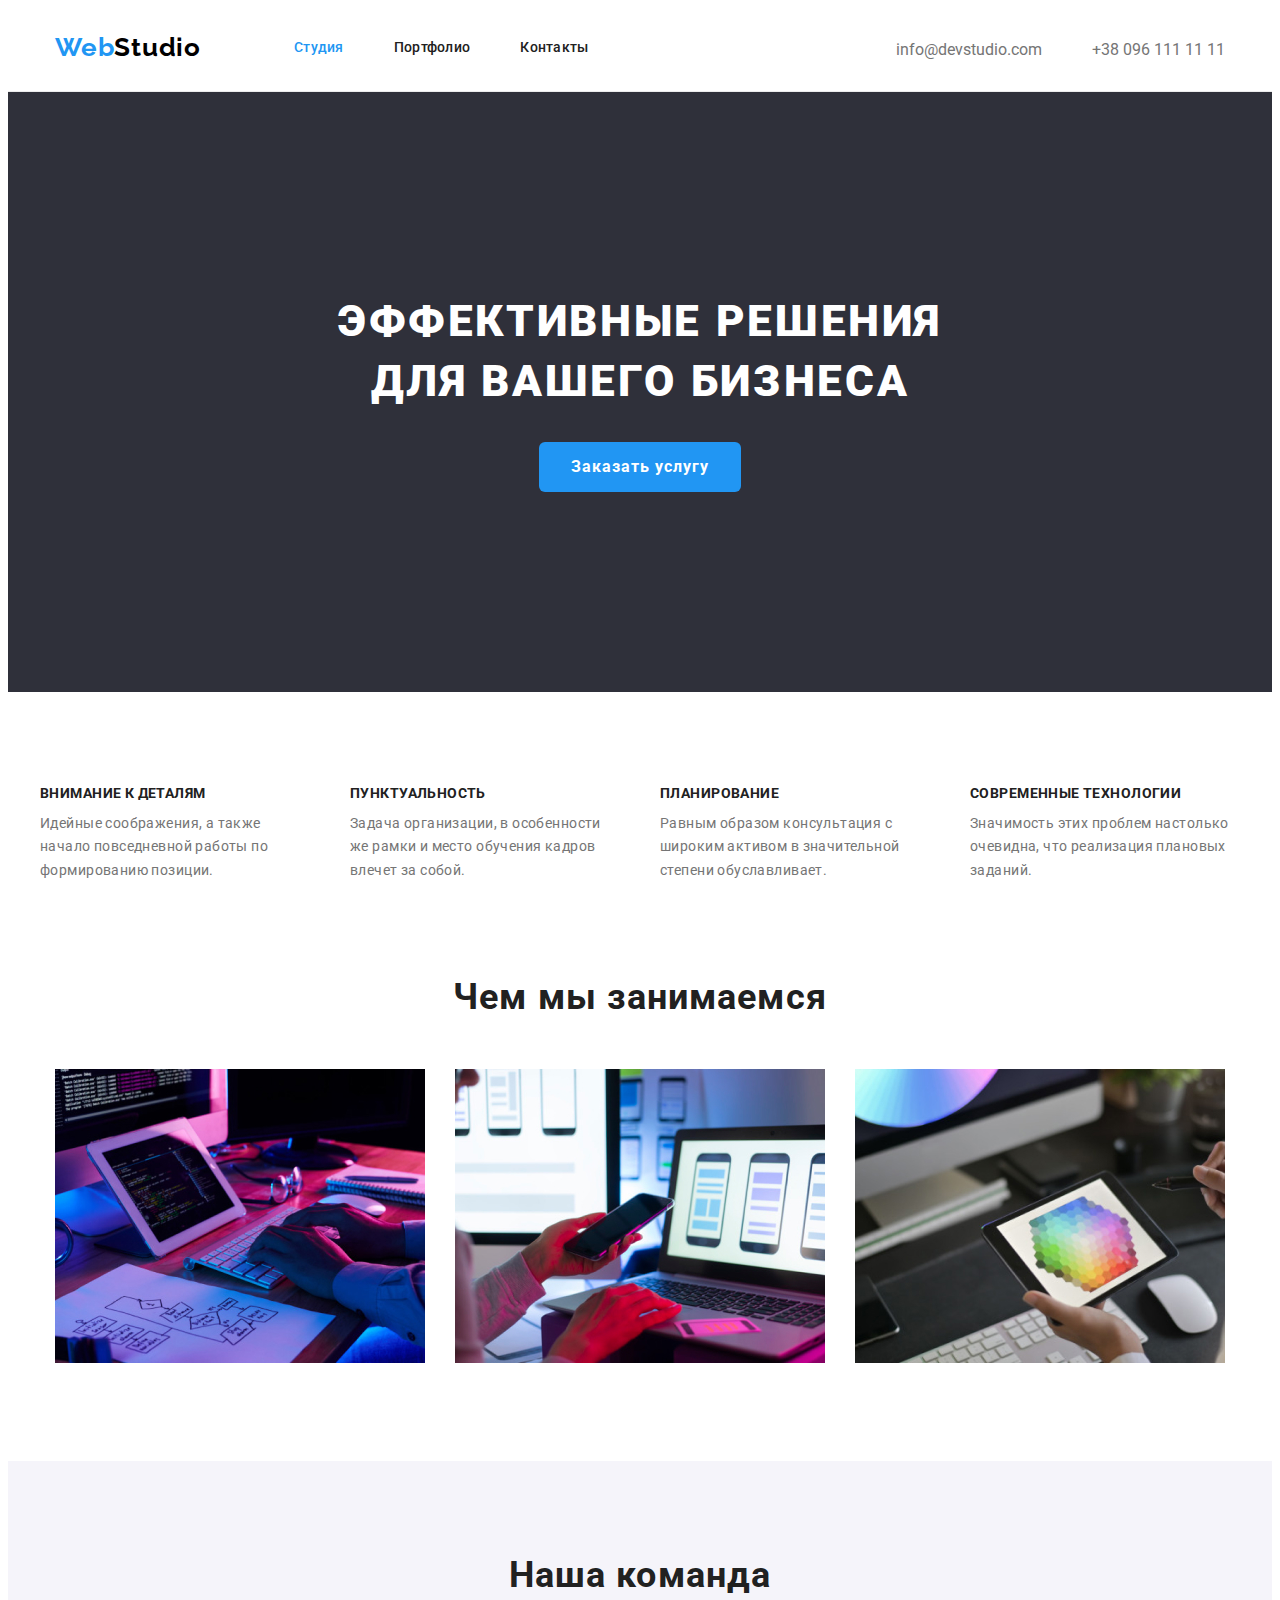
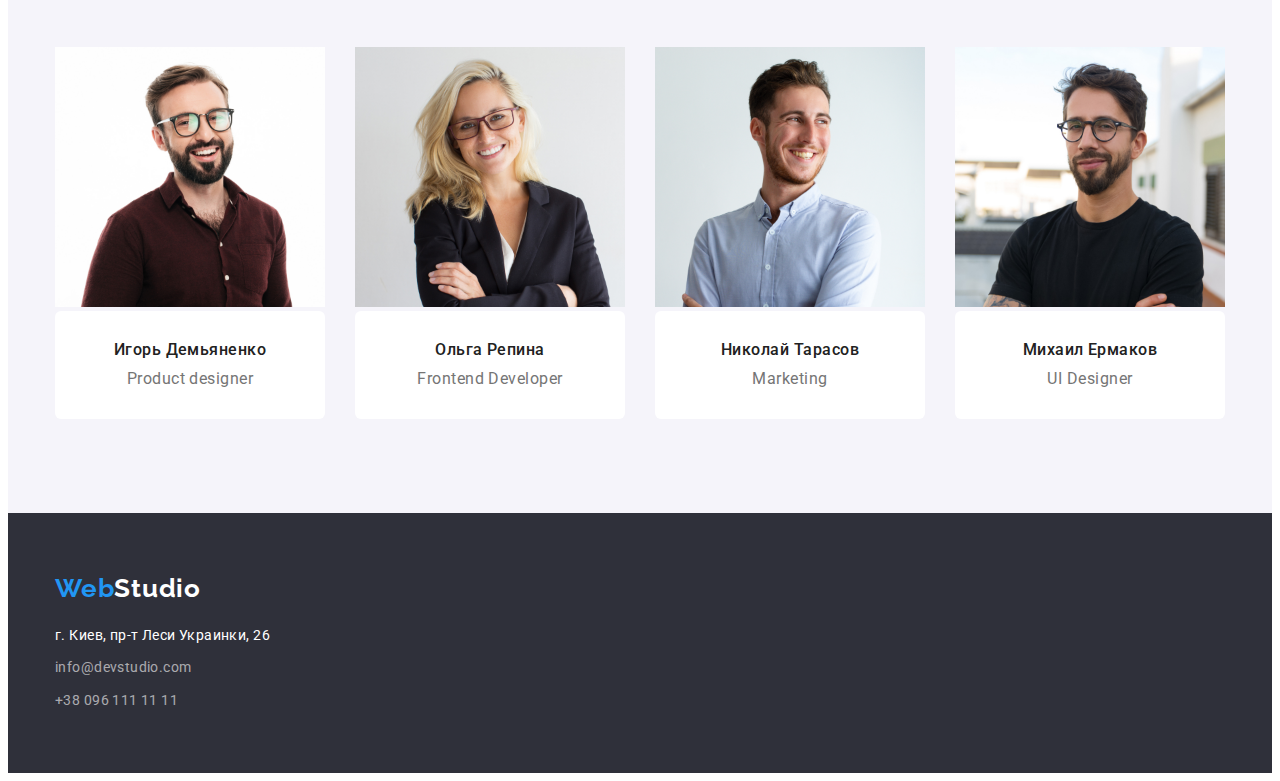
<file: index.html>
<!DOCTYPE html>
<html lang="ru">
<head>
    <meta charset="UTF-8">
    <meta http-equiv="X-UA-Compatible" content="IE=edge">
    <meta name="viewport" content="width=device-width, initial-scale=1.0">
    <link rel="preconnect" href="https://fonts.googleapis.com">
    <link rel="preconnect" href="https://fonts.gstatic.com" crossorigin>
    <link href="https://fonts.googleapis.com/css2?family=Raleway:wght@700&family=Roboto:wght@400;500;700;900&display=swap"
    rel="stylesheet">
    <link rel="stylesheet" href="https://cdnjs.cloudflare.com/ajax/libs/modern-normalize/1.1.0/modern-normalize.min.css"
        integrity="sha512-wpPYUAdjBVSE4KJnH1VR1HeZfpl1ub8YT/NKx4PuQ5NmX2tKuGu6U/JRp5y+Y8XG2tV+wKQpNHVUX03MfMFn9Q=="
        crossorigin="anonymous" referrerpolicy="no-referrer" />
    <link rel="stylesheet" href="./css/style.css">
    <title>Document</title>
</head>
<body>
        <!--ШАПКА-->
        <header class="header-border">
                <div class="container" >
                    <nav class="header-main">
                        <a href="" class="logo logo-header">Web<span class="logo-studio">Studio</span></a>
                        <ul class="nav ul-header">
                            <li class="nav-item">
                                <a href="./index.html" class="nav-link current">Студия</a>
                            </li>
                            <li class="nav-item">
                                <a href="./portfolio.html" class="nav-link">Портфолио</a>
                            </li>
                            <li class="nav-item">
                                <a href="" class="nav-link">Контакты</a>
                            </li>
                        </ul>
                        <ul class="contacts-list" >
                        <li><a href="mailto:info@devstudio.com" class="contacts">info@devstudio.com</a>
                        <li class="contacts-last-child"><a href="tel:+380961111111" class="contacts">+38 096 111 11 11</a>
                        </li>
                    </ul>
                    </nav>
                </div>
        </header>
    <main> <!--ГЕРОЙ-->
        <section class="hero-section">
            <div class="container">
                <h1 class="hero-title">Эффективные решения<br>
                    для вашего бизнеса</h1>
                <button type="button" class="hero-button button">Заказать услугу</button>
            </div>
        </section>
                    <!--КАК МЫ РАБОТАЕМ-->
            <section class="section">
            <div class="container-no-padding">
                <!--<h2 class="title-examples">Как мы работаем</h2> --> 
                <ul class="ul-features">
                    <li class="features-item  last-child">
                        <h3 class="features">Внимание к деталям</h3>
                        <p class="features-paragraph">Идейные соображения, а также начало повседневной работы по формированию позиции.
                        </p>
                    </li >
                    <li class="features-item">
                        <h3 class="features">Пунктуальность</h3>
                        <p class="features-paragraph">Задача организации, в особенности же рамки и место обучения кадров влечет за
                            собой.</p>
                    </li>
                    <li class="features-item">
                        <h3 class="features">Планирование</h3>
                        <p class="features-paragraph">Равным образом консультация с широким активом в значительной степени
                            обуславливает.</p>
                    </li>
                    <li class="features-item">
                        <h3 class="features">Современные ТЕХНОЛОГИИ</h3>
                        <p class="features-paragraph">Значимость этих проблем настолько очевидна, что реализация плановых заданий.</p>
                    </li>
                </ul>
            </div>            
            </section>
        <!--ЧЕМ МЫ ЗАНИМАЕМСЯ-->
        <section class="section-what-we-do">
            <div class="container">
                <h2 class="title-examples">Чем мы занимаемся</h2>
                <ul class="ul-what-we-do">
                    <li class="what-we-do-item"><img width="370" height="294" class="img" src="./images/box1.jpg" alt="Картинка планшета"> </li>
                    <li class="what-we-do-item"><img width="370" height="294" class="img" src="./images/box2.jpg" alt="Картинка ноутбука"> </li>
                    <li class="what-we-do-item"><img width="370" height="294" class="img" src="./images/box3.jpg" alt="Картинка планшета в руках"> </li>
                </ul>
            </div>
        </section>
        <!--НАША КОМАНДА-->
        <section class="out-team section">
            <div class="container">
                <h2 class="title-examples">Наша команда</h2>
                <ul class="team">
                    <li class="team-item">
                        <img src="./images/team1.jpg" class="" alt="Игорь_Демьяненко" width=270 height="260">
                        <div class="border-main">
                            <h3 class="names responcibilities">Игорь Демьяненко</h3>
                            <p class="responcibilities" lang="en">Product designer</p>
                        </div>
                    </li>
                    <li class="team-item">
                        <img src="./images/team2.jpg" alt="Ольга_Репина" width=270 height="260">
                        <div class="border-main">
                            <h3 class="names responcibilities">Ольга Репина</h3>
                            <p class="responcibilities" lang="en">Frontend Developer</p>
                        </div>
                    </li>
                    <li class="team-item">
                        <img src="./images/team3.jpg" alt="Николай_Тарасов" width=270 height="260">
                        <div class="border-main">
                            <h3 class="names responcibilities">Николай Тарасов</h3>
                            <p class="responcibilities" lang="en">Marketing</p>
                        </div>
                    </li>
                    <li class="team-item">
                        <img src="./images/team4.jpg" alt="Михаил_Ермаков" width=270 height="260" class="img">
                        <div class="border-main">
                            <h3 class="names responcibilities">Михаил Ермаков</h3>
                            <p class="responcibilities" lang="en">UI Designer</p>
                        </div>
                    </li>
                </ul>
            </div>
        </section>
    </main>
        <!--ПОДВАЛ-->
    <footer class="footer"> 
            <div class="container">
                <a href="" class="logo logo-foot-main">Web<span class="logo-footer">Studio</span></a>
                <address>
                    <ul>
                        <li class="footer-li-margins"><a href="https://goo.gl/maps/7hmKTm9yFbBLXRid7" class="footer-address">г. Киев, пр-т Леси Украинки,
                                26</a></li>
                        <li class="footer-li-margins"><a href="mailto:info@devstudio.com" class="email-phone">info@devstudio.com</a><br></li>
                        <li class="footer-li-margins"><a href="tel:+380961111111" class="nav email-phone">+38 096 111 11 11</a></li>
                    </ul>
                </address>
            </div>
    </footer>
</body>
</html>
</file>
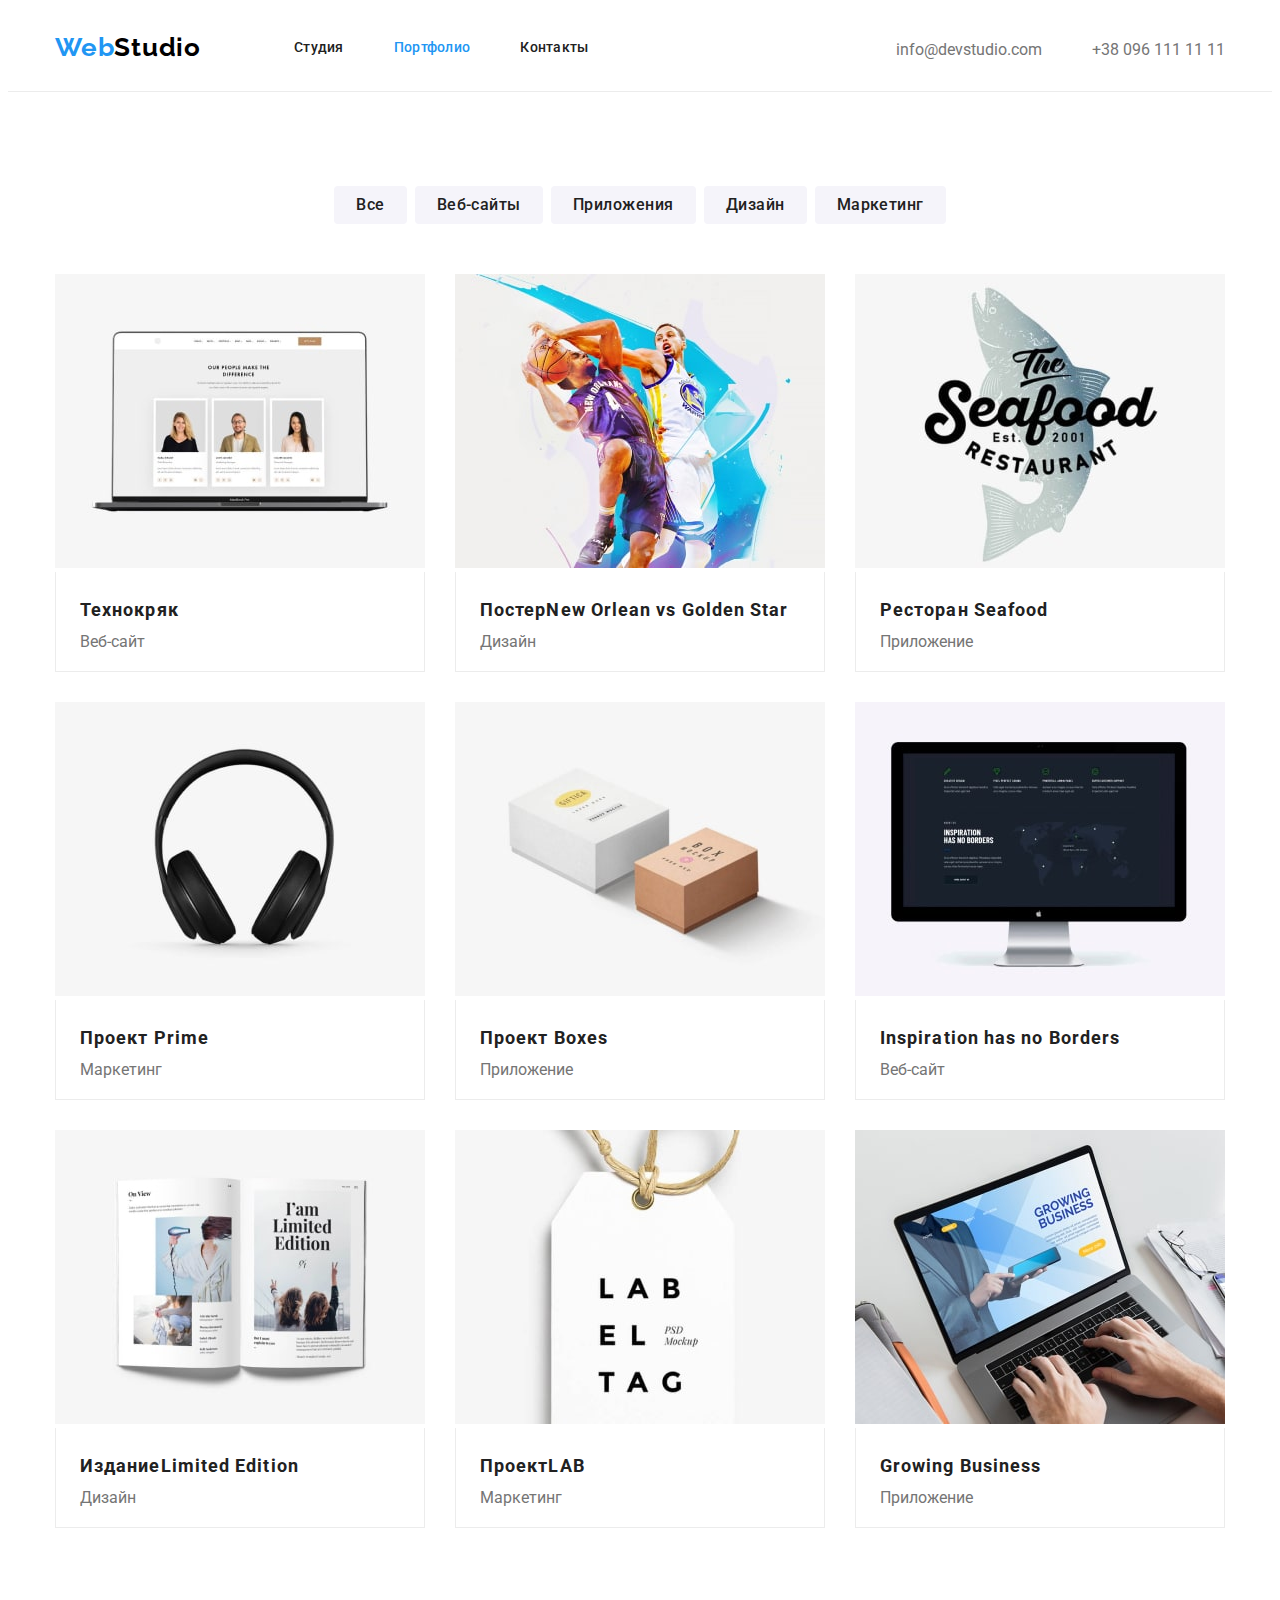
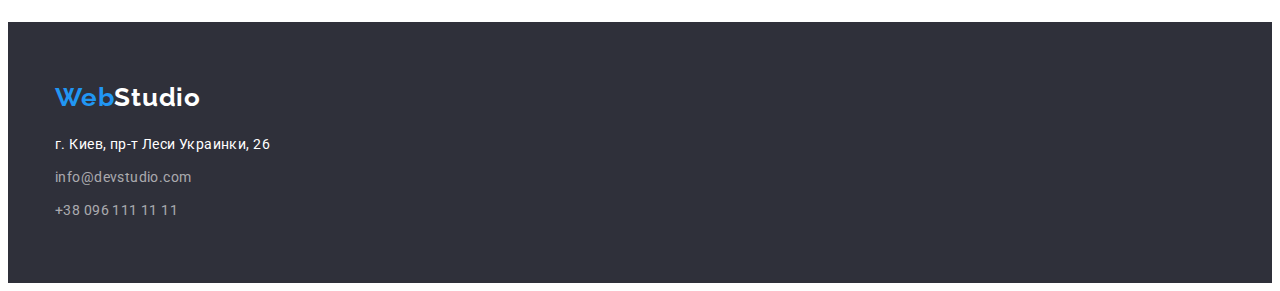
<file: portfolio.html>
<!DOCTYPE html>
<html lang="ru">
<head>
    <meta charset="UTF-8">
    <meta http-equiv="X-UA-Compatible" content="IE=edge">
    <meta name="viewport" content="width=device-width, initial-scale=1.0">
    <link rel="preconnect" href="https://fonts.googleapis.com">
    <link rel="preconnect" href="https://fonts.gstatic.com" crossorigin>
    <link
        href="https://fonts.googleapis.com/css2?family=Raleway:wght@700&family=Roboto:wght@400;500;700;900&display=swap"
        rel="stylesheet">
    <link rel="stylesheet" href="https://cdnjs.cloudflare.com/ajax/libs/modern-normalize/1.1.0/modern-normalize.min.css"
        integrity="sha512-wpPYUAdjBVSE4KJnH1VR1HeZfpl1ub8YT/NKx4PuQ5NmX2tKuGu6U/JRp5y+Y8XG2tV+wKQpNHVUX03MfMFn9Q=="
        crossorigin="anonymous" referrerpolicy="no-referrer" />
    <link rel="stylesheet" href="./css/style.css">
    <title>Document</title>
</head>
<body>
        <!--ШАПКА-->
<header class="header-border">
    <div class="container">
        <nav class="header-main">
            <a href="" class="logo logo-header">Web<span class="logo-studio">Studio</span></a>
            <ul class="nav ul-header">
                <li class="nav-item">
                    <a href="./index.html" class="nav-link">Студия</a>
                </li>
                <li class="nav-item">
                    <a href="./portfolio.html" class="nav-link current">Портфолио</a>
                </li>
                <li class="nav-item">
                    <a href="" class="nav-link">Контакты</a>
                </li>
            </ul>
            <ul class="contacts-list">
                <li><a href="mailto:info@devstudio.com" class="contacts">info@devstudio.com</a>
                <li class="contacts-last-child"><a href="tel:+380961111111" class="contacts">+38 096 111 11 11</a>
                </li>
            </ul>
        </nav>
    </div>
</header>
        <main>
            <section class="section">
                <!--<h1>Портфолио</h1-->
                <div class="container">
                <ul class="ul-filter">
                    <li class="filter-margins"><button type="button" class="button filter-button">Все</button></li>
                    <li class="filter-margins"><button type="button" class="button filter-button">Веб-сайты</button></li>
                    <li class="filter-margins"><button type="button" class="button filter-button">Приложения</button></li>
                    <li class="filter-margins"><button type="button" class="button filter-button">Дизайн</button></li>
                    <li class="filter-margins"><button type="button" class="button filter-button">Маркетинг</button></li>
                </ul>
                
                    <ul class="flex-container">
                        <li class="flex-item">
                            <img width="370" height="294" class="img" src="./images/portfolio1.jpg" alt="Картинка сайта">
                            <div class="border-portfolio">
                                <h2 class="portfolio-title">Технокряк</h2>
                                <p>Веб-сайт</p>
                            </div>
                        </li>
                        <li class="flex-item">
                            <img width="370" height="294" class="img" src="./images/portfolio2.jpg" alt="Два баскетболиста">
                            <div class="border-portfolio">
                                <h2 class="portfolio-title">Постер<span lang="en">New Orlean vs Golden Star</span></h2>
                                <p>Дизайн</p>
                            </div>
                        </li>
                        <li class="flex-item">
                            <img width="370" height="294" class="img" src="./images/portfolio3.jpg" alt="Ресторан Seafood">
                            <div class="border-portfolio">
                                <h2 class="portfolio-title">Ресторан <span lang="en">Seafood</span></h2>
                                <p>Приложение</p>
                            </div>
                        </li>
                        <li class="flex-item">
                            <img width="370" height="294" class="img" src="./images/portfolio4.jpg" alt="Наушники">
                            <div class="border-portfolio">
                                <h2 class="portfolio-title">Проект <span lang="en">Prime</span></h2>
                                <p>Маркетинг</p>
                            </div>
                        </li>
                        <li class="flex-item">
                            <img width="370" height="294" class="img" src="./images/portfolio5.jpg" alt="Две коробочки">
                            <div class="border-portfolio">
                                <h2 class="portfolio-title">Проект <span lang="en">Boxes</span></h2>
                                <p>Приложение</p>
                            </div>
                        </li>
                        <li class="flex-item">
                            <img width="370" height="294" class="img" src="./images/portfolio6.jpg" alt="Монитор">
                            <div class="border-portfolio">
                                <h2 lang="en" class="portfolio-title">Inspiration has no Borders</h2>
                                <p>Веб-сайт</p>
                            </div>
                        </li>
                        <li class="flex-item">
                            <img width="370" height="294" class="img" src="./images/portfolio7.jpg" alt="Открытая книга">
                            <div class="border-portfolio">
                                <h2 class="portfolio-title">Издание<span lang="en">Limited Edition</span></h2>
                                <p>Дизайн</p>
                            </div>
                        </li>
                        <li class="flex-item">
                            <img width="370" height="294" class="img" src="./images/portfolio8.jpg" alt="Тэг одежды">
                            <div class="border-portfolio">
                                <h2 class="portfolio-title">Проeкт<span lang="">LAB</span></h2>
                                <p>Маркетинг</p>
                            </div>
                        </li>
                        <li class="flex-item">
                            <img width="370" height="294" class="img" src="./images/portfolio9.jpg" alt="Работа за ноутом">
                            <div class="border-portfolio">
                                <h2 lang="en" class="portfolio-title">Growing Business</h2>
                                <p>Приложение</p>
                            </div>
                        </li>
                    </ul>
                </div>
            </section>
        </main>
        <!--ПОДВАЛ-->
        <footer class="footer">
            <div class="container">
                <a href="" class="logo logo-foot-main">Web<span class="logo-footer">Studio</span></a>
                <address>
                    <ul>
                        <li class="footer-li-margins"><a href="https://goo.gl/maps/7hmKTm9yFbBLXRid7" class="footer-address">г.
                                Киев, пр-т Леси Украинки,
                                26</a></li>
                        <li class="footer-li-margins"><a href="mailto:info@devstudio.com"
                                class="email-phone">info@devstudio.com</a><br></li>
                        <li class="footer-li-margins"><a href="tel:+380961111111" class="nav email-phone">+38 096 111 11 11</a>
                        </li>
                    </ul>
                </address>
            </div>
        </footer>
        </body>
        
        </html>
</file>
<file: css/style.css>
:root {
  /*---------------------------ROOT COLORS-----------------------*/
  --primary-text-color: #757575;
  --secondary-text-color: #212121;
  --accent-text-color: #2196f3;
  --title-text-color: #ffffff;
  --background-color: #ffffff;
  --secondary-background-color: #f5f4fa;
  --third-background-color: #2f303a;
}
/*----------------------------------------BOX SIZING--------------------------------------*/
html {
  box-sizing: border-box;
}
*,
*::before,
*::after {
  box-sizing: inherit;
}
/*---------------------------------------------BODY--------------------------------------*/
body {
  font-family: "roboto", sans-serif;
  background-color: var(--background-color);
  color: var(--primary-text-color);
}
.list {
  list-style: none;
  text-decoration: none;
}
.container {
  width: 1200px;
  padding: 0 15px;
  margin: 0 auto;
}
.container-no-padding {
  width: 1200px;
  margin: 0 auto;
}
h1,
h2,
h3,
h4,
h5,
h6,
p {
  margin: 0 0;
}
ul {
  margin: 0;
  padding: 0;
  list-style: none;
}
button {
  cursor: pointer;
}
img {
  display: inline-block;
}

.img {
  display: block;
  max-width: 100%;
  height: auto;
}
address {
  font-style: normal;
  text-decoration: none;
}
.section-what-we-do {
  padding-bottom: 94px;
}
.section {
  padding-top: 94px;
  padding-bottom: 94px;
}
.no-padding {
  padding-top: 0;
  padding-bottom: 0;
}

/*---------------------------------------------site nav-----------------------------------------------*/
.logo {
  margin-left: 0px;
  color: var(--accent-text-color);
  text-decoration: none;
  font-family: Raleway;
  font-weight: 700;
  font-size: 26px;
  line-height: 1.19;
  letter-spacing: 0.03em;
}
.logo-header {
  color: var(--accent-text-color);
  padding-top: 24px;
  padding-bottom: 25px;
  margin-right: 93px;
  color: var(--secondary-text-color);
  display: inline-block;
}
.logo.logo-header {
  color: var(--accent-text-color);
}
.logo-studio:hover,
.logo-studio:active {
  color: var(--accent-text-color);
}
.logo-studio {
  color: #000000;
}
.nav {
  display: flex;
  padding-left: 0px;
  font-weight: 500;
  font-size: 14px;
  line-height: 1.14;
  letter-spacing: 0.02em;
}
.nav:hover,
.nav:focus {
  color: var(--accent-text-color);
}
.nav-item {
  color: var(--secondary-text-color);
  margin-right: 50px;
}
.nav-item:last-child {
  margin-right: 0;
}
.nav-link {
  display: inline-block;
  padding-top: 32px;
  padding-bottom: 32px;
  color: var(--secondary-text-color);
  text-decoration: none;
}
.nav-link:hover,
.nav-link:focus {
  color: var(--accent-text-color);
}
.current {
  color: var(--secondary-text-color);
}
.section-title {
  color: var(--secondary-text-color);
}
.contacts-list {
  display: flex;
  margin-left: auto;
}
.contacts-last-child {
  margin-left: 50px;
}
.contacts {
  padding-top: 32px;
  padding-bottom: 32px;
  display: inline-block;
  color: var(--primary-text-color);
  text-decoration: none;
}
.contacts:hover,
.contacts:focus {
  color: var(--accent-text-color);
}
.contacts {
  padding-left: 0px;
}
.header-main {
  padding-bottom: 0;
  display: flex;
}

/*---------------------------------------------HERO--------------------------------------*/
.hero-section {
  background-color: var(--third-background-color);
  text-align: center;
  padding-top: 200px;
  padding-bottom: 200px;
}
.hero-title {
  margin-top: 0;
  margin-bottom: 30px;
  color: var(--title-text-color);
  font-weight: 900;
  font-size: 44px;
  line-height: 1.36;
  text-align: center;
  letter-spacing: 0.06em;
  text-transform: uppercase;
}

/*---------------------------------------------BUTTON--------------------------------------*/
.button {
  display: inline-block;
  font-family: inherit;
  font-size: 16px;
  display: flex;
  align-items: center;
  text-align: center;
  letter-spacing: 0.06em;
  border: none;
}
.hero-button {
  border-radius: 6px;
  line-height: 1.87;
  padding: 10px 32px;
  display: inline-block;
  text-align: center;
  color: var(--title-text-color);
  background-color: var(--accent-text-color);
  font-weight: 700;
}
.current {
  color: var(--accent-text-color);
}
.filter-button {
  border-radius: 4px;
  color: var(--secondary-text-color);
  background-color: var(--secondary-background-color);
  font-weight: 500;
  font-size: 16px;
  line-height: 1.62;
  text-align: center;
  letter-spacing: 0.03em;
  padding: 6px 22px;
  width: auto;
}
.filter-button:hover,
.filter-button:focus {
  color: var(--background-color);
  background-color: var(--accent-text-color);
}
.filter-margins {
  margin-left: 8px;
}
.filter-margins:first-child {
  margin-left: 0;
}
.btn {
  display: inline-block;
}
/*--------------------------------------------SECTION--------------------------------------------*/

ul {
  list-style: none;
}

/*-----------------------------------------Features Как мы работаем--------------------------------------*/
.ul-features {
  display: flex;
  padding-left: 0;
}
.ul-features:first-child {
  margin-left: 0;
}
.features-item {
  display: inline-block;
  margin-left: 40px;
}
/*.features-item::before {
  display: block
  content: "";
  height: 70px;
  outline: 1px solid red;
}*/
.last-child {
  padding: 0;
  margin: 0;
}

.features {
  margin-bottom: 10px;
  display: flex;
  color: var(--secondary-text-color);
  margin-bottom: 10px;
  font-weight: 700;
  font-size: 14px;
  line-height: 1.14;
  letter-spacing: 0.03em;
  text-transform: uppercase;
}
.features-paragraph {
  display: inline-block;
  width: 270px;
  font-size: 14px;
  line-height: 1.71;
  letter-spacing: 0.03em;
}

/*---------------------------------------------EXAMPLES--------------------------------------*/
.ul-what-we-do {
  display: flex;
  padding-left: 0;
}
.what-we-do-item {
  margin-left: 30px;
}
.what-we-do-item:first-child {
  margin-left: 0;
}
.title-examples {
  margin-bottom: 50px;

  color: var(--secondary-text-color);
  font-weight: 700;
  font-size: 36px;
  line-height: 1.16;
  text-align: center;
  letter-spacing: 0.03em;
}
/*---------------------------------------------OUR TEAM--------------------------------------*/
.out-team {
  background-color: var(--secondary-background-color);
}
.team {
  display: flex;
}
.img {
  display: inline-block;
}
.team-item {
  margin-right: 30px;
  width: calc(100% / 4);
}
.team-item:last-child {
  margin-right: 0;
}

.div-team {
  background-color: var(--background-color);
}
.names {
  color: var(--secondary-text-color);
  font-weight: 500;
  margin-bottom: 10px;
}
.responcibilities {
  font-size: 16px;
  line-height: 1.18;
  text-align: center;
  letter-spacing: 0.03em;
}

/*---------------------------------------------FOOTER--------------------------------------*/
.footer {
  padding-top: 60px;
  padding-bottom: 60px;
  background-color: var(--third-background-color);
}
.logo-foot-main {
  display: block;
  margin-bottom: 20px;
}
.logo-footer {
  color: var(--title-text-color);
}

.footer-address {
  text-decoration: none;
  font-style: normal;
  font-weight: 400;
  color: var(--title-text-color);
  font-size: 14px;
  line-height: 1.71;
  letter-spacing: 0.03em;
}
.email-phone {
  text-decoration: none;
  font-style: normal;
  font-weight: 400;
  color: rgba(255, 255, 255, 0.6);
  font-size: 14px;
  line-height: 1.71;
  letter-spacing: 0.03em;
}
.email-phone:hover,
.email-phone:focus {
  color: var(--accent-text-color);
}
.footer-address:hover,
.footer-address:focus {
  color: var(--accent-text-color);
}
.footer-li-margins {
  margin-bottom: 9px;
}
.footer-li-margins:last-child {
  margin-bottom: 0;
}
/*---------------------------------------------PORTFOLIO--------------------------------------*/
.header-border {
  border-bottom: 1px solid #ececec;
}
.border-main {
  padding: 30px 32px;
  background-color: var(--background-color);
  border-radius: 6px;
}
.border-portfolio {
  border-bottom: 1px solid #ececec;
  border-right: 1px solid #ececec;
  border-left: 1px solid #ececec;
  padding: 20px 24px;
}

.nav-portfolio {
  display: flex;
  align-items: center;
}

.p-portfolio-padding {
  padding-bottom: 27px;
}
.ul-filter {
  display: flex;
  justify-content: center;
  margin-bottom: 50px;
}
.portfolio-title {
  color: var(--secondary-text-color);
  font-weight: 700;
  font-size: 18px;
  line-height: 2;
  letter-spacing: 0.06em;
  margin-top: 0;
  margin-bottom: 4px;
}
.portfolio-paragraph {
  color: var(--primary-text-color);
  font-size: 16px;
  line-height: 1.87;
  letter-spacing: 0.03em;
}
.flex-container {
  display: flex;
  flex-wrap: wrap;
  padding-left: 0;
}
.flex-item {
  width: 370px;
  margin-right: 30px;
  margin-bottom: 30px;
}
.flex-item:nth-child(3n) {
  margin-right: 0;
}
.flex-item:nth-last-child(-n + 3) {
  margin-bottom: 0;
}
.ul-contacts-portfolio {
  margin-left: auto;
}
.contacts-portfolio {
  display: flex;
  color: var(--primary-text-color);
  text-decoration: none;
}
.contacts-portfolio + .contacts-portfolio {
  margin-left: 50px;
}
.contacts-portfolio:hover,
.contacts-portfolio:focus {
  color: var(--accent-text-color);
}
.header-ul-margin {
  margin-left: 93px;
  padding-top: 32px;
  padding-bottom: 32px;
}
.logo-black {
  display: inline-block;
  color: #000000;
  padding-top: 66px;
  margin-bottom: 32px;
}
</file>
